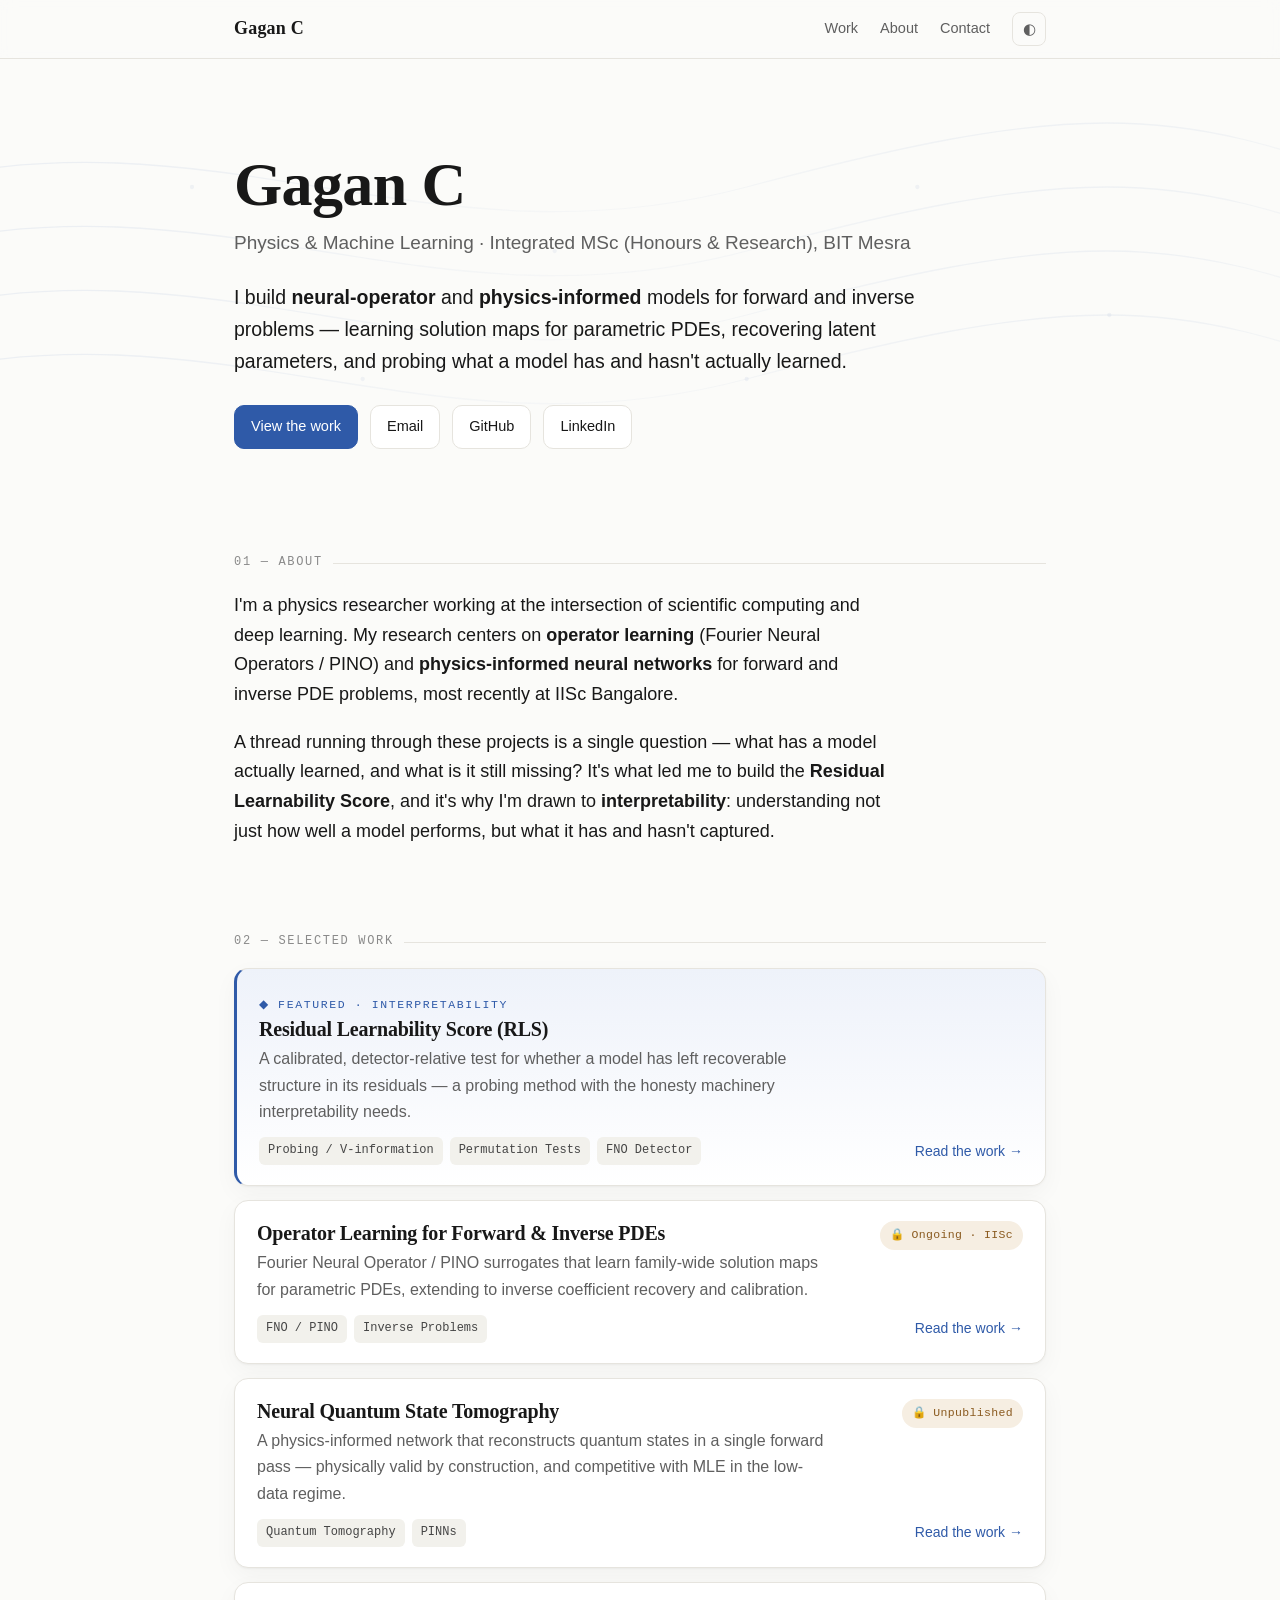
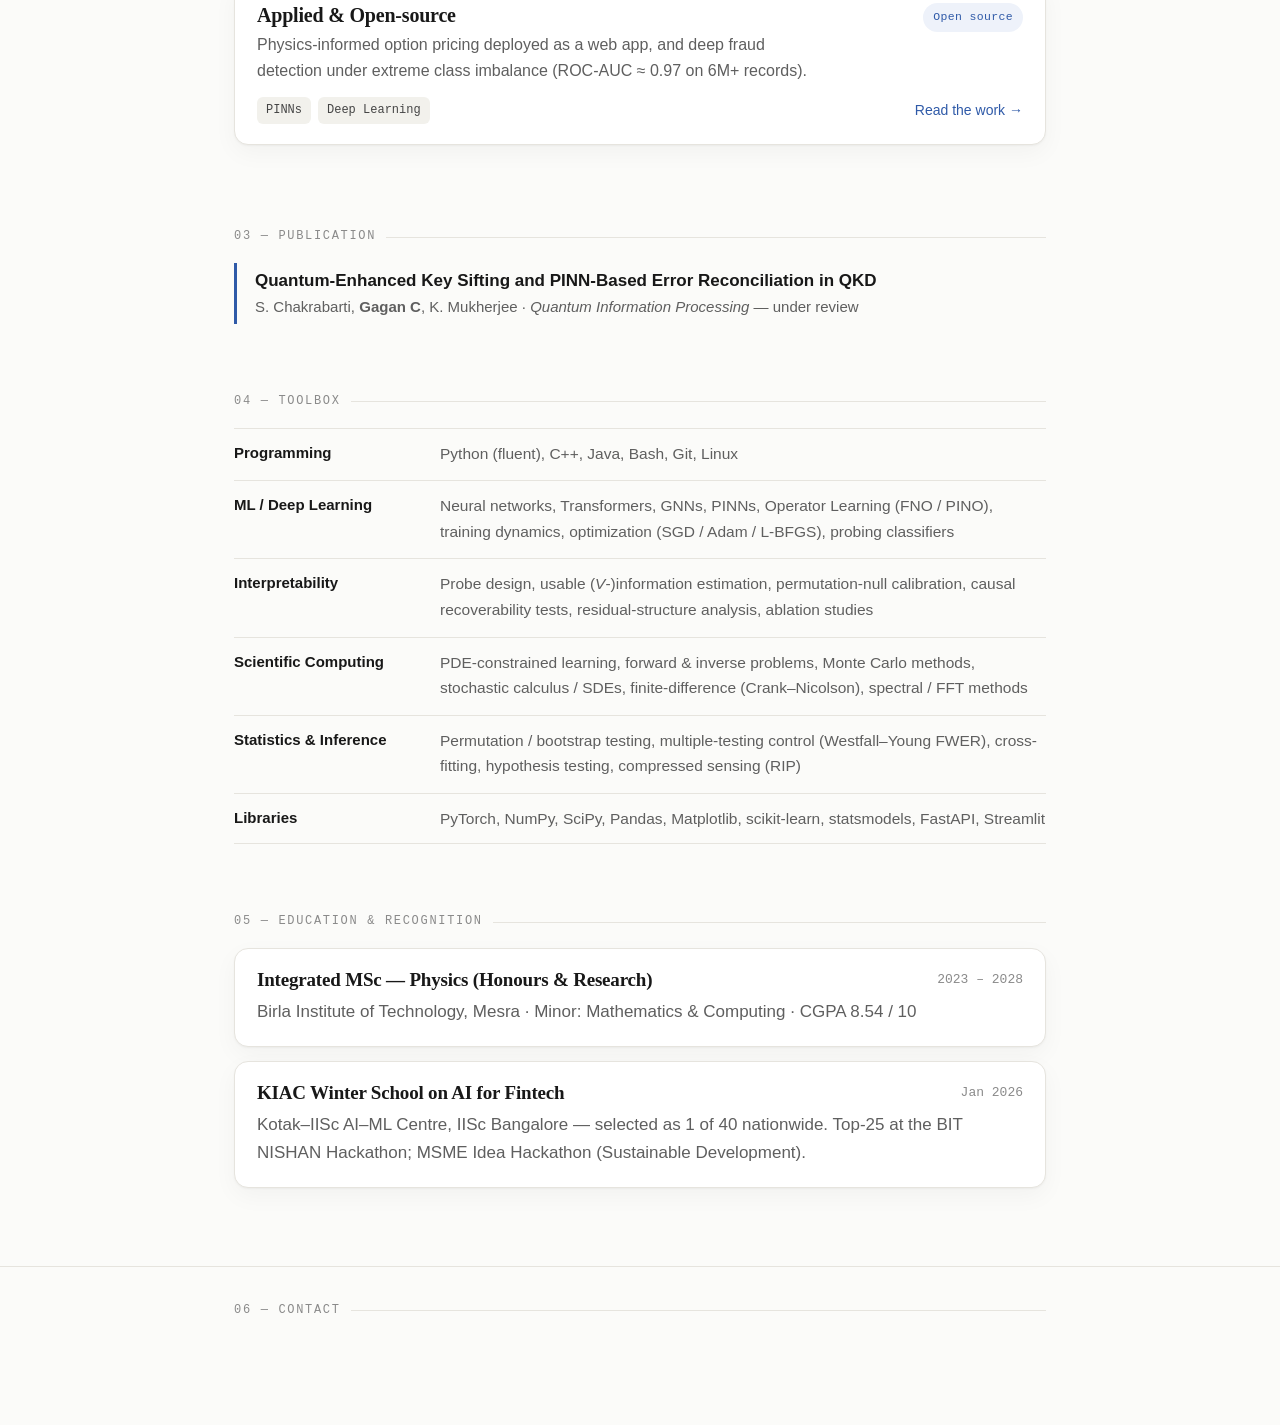
<file: index.html>
<!doctype html>
<html lang="en">
<head>
  <meta charset="utf-8" />
  <meta name="viewport" content="width=device-width, initial-scale=1" />
  <title>Gagan C — Physics &amp; Machine Learning</title>
  <meta name="description" content="Gagan C — Integrated MSc Physics (Honours & Research), BIT Mesra. Operator learning, physics-informed neural networks, and interpretability." />
  <link rel="stylesheet" href="styles.css" />
</head>
<body>

  <!-- ============================= NAV ============================= -->
  <nav>
    <div class="wrap">
      <a class="brand" href="index.html">Gagan&nbsp;C</a>
      <span class="links">
        <a href="work.html">Work</a>
        <a href="#about">About</a>
        <a href="#contact">Contact</a>
        <button class="theme-btn" id="themeToggle" aria-label="Toggle theme" title="Toggle light/dark">◐</button>
      </span>
    </div>
  </nav>

  <!-- ============================= HERO ============================= -->
  <header class="hero">
    <!-- subtle drifting field-line motif; hidden under reduced-motion -->
    <svg class="hero-motif" viewBox="0 0 1200 420" preserveAspectRatio="xMidYMid slice" aria-hidden="true">
      <defs>
        <linearGradient id="g" x1="0" y1="0" x2="1" y2="1">
          <stop offset="0" stop-color="var(--accent)" stop-opacity="0.20"/>
          <stop offset="1" stop-color="var(--accent)" stop-opacity="0"/>
        </linearGradient>
      </defs>
      <g fill="none" stroke="url(#g)" stroke-width="1.2">
        <g class="motif-drift">
          <path d="M-100,120 C200,40 400,200 700,120 S1100,40 1300,120"/>
          <path d="M-100,180 C200,100 400,260 700,180 S1100,100 1300,180"/>
          <path d="M-100,240 C200,160 400,320 700,240 S1100,160 1300,240"/>
          <path d="M-100,300 C200,220 400,380 700,300 S1100,220 1300,300"/>
        </g>
      </g>
      <g class="motif-dots" fill="var(--accent)" opacity="0.12">
        <circle cx="180" cy="120" r="2"/><circle cx="520" cy="180" r="2"/>
        <circle cx="860" cy="120" r="2"/><circle cx="1040" cy="240" r="2"/>
        <circle cx="340" cy="300" r="2"/><circle cx="700" cy="300" r="2"/>
      </g>
    </svg>
    <div class="wrap">
      <h1 class="reveal">Gagan&nbsp;C</h1>
      <p class="role reveal" data-d="1">Physics &amp; Machine Learning · Integrated MSc (Honours &amp; Research), BIT Mesra</p>
      <p class="lede reveal" data-d="2">
        I build <b>neural-operator</b> and <b>physics-informed</b> models for forward and
        inverse problems — learning solution maps for parametric PDEs, recovering latent
        parameters, and probing what a model has and hasn't actually learned.
      </p>
      <div class="cta reveal" data-d="3">
        <a class="btn primary" href="work.html">View the work</a>
        <a class="btn" href="mailto:gaganc3773@gmail.com">Email</a>
        <a class="btn" href="https://github.com/gaganc3773" target="_blank" rel="noopener">GitHub</a>
        <a class="btn" href="https://www.linkedin.com/in/gagan-c-3ab75124b" target="_blank" rel="noopener">LinkedIn</a>
      </div>
    </div>
  </header>

  <!-- ============================= ABOUT ============================= -->
  <section id="about" class="about">
    <div class="wrap">
      <div class="seclabel reveal">01 — About</div>
      <!-- EDIT: a calm statement of your interests, not a pitch. -->
      <p class="reveal">
        I'm a physics researcher working at the intersection of scientific computing and deep
        learning. My research centers on <b>operator learning</b> (Fourier Neural Operators / PINO)
        and <b>physics-informed neural networks</b> for forward and inverse PDE problems, most
        recently at IISc Bangalore.
      </p>
      <p class="reveal">
        A thread running through these projects is a single question — what has a model actually
        learned, and what is it still missing? It's what led me to build the
        <b>Residual Learnability Score</b>, and it's why I'm drawn to <b>interpretability</b>:
        understanding not just how well a model performs, but what it has and hasn't captured.
      </p>
    </div>
  </section>

  <!-- ============================= SELECTED WORK (summaries) ============================= -->
  <section id="work">
    <div class="wrap">
      <div class="seclabel reveal">02 — Selected work</div>

      <!-- RLS — featured summary -->
      <a class="summary feat reveal" href="rls.html">
        <div class="top">
          <div>
            <span class="badge eyebrow">◆ Featured · Interpretability</span>
            <h3>Residual Learnability Score (RLS)</h3>
          </div>
        </div>
        <p class="oneline">
          A calibrated, detector-relative test for whether a model has left recoverable structure in
          its residuals — a probing method with the honesty machinery interpretability needs.
        </p>
        <div class="foot">
          <div class="tags">
            <span class="tag">Probing / V-information</span><span class="tag">Permutation Tests</span>
            <span class="tag">FNO Detector</span>
          </div>
          <span class="more">Read the work&nbsp;<span class="arrow">→</span></span>
        </div>
      </a>

      <!-- PINO -->
      <a class="summary reveal" href="pino.html">
        <div class="top">
          <div><h3>Operator Learning for Forward &amp; Inverse PDEs</h3></div>
          <span class="badge">🔒 Ongoing · IISc</span>
        </div>
        <p class="oneline">
          Fourier Neural Operator / PINO surrogates that learn family-wide solution maps for
          parametric PDEs, extending to inverse coefficient recovery and calibration.
        </p>
        <div class="foot">
          <div class="tags"><span class="tag">FNO / PINO</span><span class="tag">Inverse Problems</span></div>
          <span class="more">Read the work&nbsp;<span class="arrow">→</span></span>
        </div>
      </a>

      <!-- QST -->
      <a class="summary reveal" href="qst.html">
        <div class="top">
          <div><h3>Neural Quantum State Tomography</h3></div>
          <span class="badge">🔒 Unpublished</span>
        </div>
        <p class="oneline">
          A physics-informed network that reconstructs quantum states in a single forward pass —
          physically valid by construction, and competitive with MLE in the low-data regime.
        </p>
        <div class="foot">
          <div class="tags"><span class="tag">Quantum Tomography</span><span class="tag">PINNs</span></div>
          <span class="more">Read the work&nbsp;<span class="arrow">→</span></span>
        </div>
      </a>

      <!-- Open source -->
      <a class="summary reveal" href="applied.html">
        <div class="top">
          <div><h3>Applied &amp; Open-source</h3></div>
          <span class="badge open">Open source</span>
        </div>
        <p class="oneline">
          Physics-informed option pricing deployed as a web app, and deep fraud detection under
          extreme class imbalance (ROC-AUC ≈ 0.97 on 6M+ records).
        </p>
        <div class="foot">
          <div class="tags"><span class="tag">PINNs</span><span class="tag">Deep Learning</span></div>
          <span class="more">Read the work&nbsp;<span class="arrow">→</span></span>
        </div>
      </a>
    </div>
  </section>

  <!-- ============================= PUBLICATION ============================= -->
  <section id="publication">
    <div class="wrap">
      <div class="seclabel reveal">03 — Publication</div>
      <div class="pub reveal">
        <div class="title">Quantum-Enhanced Key Sifting and PINN-Based Error Reconciliation in QKD</div>
        <div class="venue muted">
          S. Chakrabarti, <b>Gagan C</b>, K. Mukherjee · <i>Quantum Information Processing</i> — under review
        </div>
      </div>
    </div>
  </section>

  <!-- ============================= TOOLBOX ============================= -->
  <section id="skills">
    <div class="wrap">
      <div class="seclabel reveal">04 — Toolbox</div>
      <div class="skills reveal">
        <div class="skillrow"><div class="k">Programming</div><div class="v">Python (fluent), C++, Java, Bash, Git, Linux</div></div>
        <div class="skillrow"><div class="k">ML / Deep Learning</div><div class="v">Neural networks, Transformers, GNNs, PINNs, Operator Learning (FNO / PINO), training dynamics, optimization (SGD / Adam / L-BFGS), probing classifiers</div></div>
        <div class="skillrow"><div class="k">Interpretability</div><div class="v">Probe design, usable (<i>V</i>-)information estimation, permutation-null calibration, causal recoverability tests, residual-structure analysis, ablation studies</div></div>
        <div class="skillrow"><div class="k">Scientific Computing</div><div class="v">PDE-constrained learning, forward &amp; inverse problems, Monte Carlo methods, stochastic calculus / SDEs, finite-difference (Crank–Nicolson), spectral / FFT methods</div></div>
        <div class="skillrow"><div class="k">Statistics &amp; Inference</div><div class="v">Permutation / bootstrap testing, multiple-testing control (Westfall–Young FWER), cross-fitting, hypothesis testing, compressed sensing (RIP)</div></div>
        <div class="skillrow"><div class="k">Libraries</div><div class="v">PyTorch, NumPy, SciPy, Pandas, Matplotlib, scikit-learn, statsmodels, FastAPI, Streamlit</div></div>
      </div>
    </div>
  </section>

  <!-- ============================= EDUCATION ============================= -->
  <section id="education">
    <div class="wrap">
      <div class="seclabel reveal">05 — Education &amp; Recognition</div>
      <div class="edu-card reveal">
        <div class="top">
          <div><h3>Integrated MSc — Physics (Honours &amp; Research)</h3></div>
          <span class="when">2023 – 2028</span>
        </div>
        <p class="muted" style="margin:6px 0 0">Birla Institute of Technology, Mesra · Minor: Mathematics &amp; Computing · CGPA 8.54 / 10</p>
      </div>
      <div class="edu-card reveal">
        <div class="top">
          <div><h3>KIAC Winter School on AI for Fintech</h3></div>
          <span class="when">Jan 2026</span>
        </div>
        <p class="muted" style="margin:6px 0 0">Kotak–IISc AI–ML Centre, IISc Bangalore — selected as 1 of 40 nationwide. Top-25 at the BIT NISHAN Hackathon; MSME Idea Hackathon (Sustainable Development).</p>
      </div>
    </div>
  </section>

  <!-- ============================= FOOTER ============================= -->
  <footer id="contact">
    <div class="wrap">
      <div class="seclabel reveal">06 — Contact</div>
      <div class="row reveal">
        <div class="foot-links">
          <a class="ul-anim" href="mailto:gaganc3773@gmail.com">gaganc3773@gmail.com</a>
          <a class="ul-anim" href="https://github.com/gaganc3773" target="_blank" rel="noopener">GitHub</a>
          <a class="ul-anim" href="https://www.linkedin.com/in/gagan-c-3ab75124b" target="_blank" rel="noopener">LinkedIn</a>
        </div>
        <div class="copy">© <span id="yr"></span> Gagan C</div>
      </div>
    </div>
  </footer>

  <style>
    /* hero motif drift — subtle, paused for reduced motion via shared rule */
    .motif-drift{animation:drift 24s ease-in-out infinite alternate}
    @keyframes drift{from{transform:translateX(-14px) translateY(4px)}to{transform:translateX(14px) translateY(-4px)}}
  </style>
  <script src="app.js"></script>
</body>
</html>
</file>
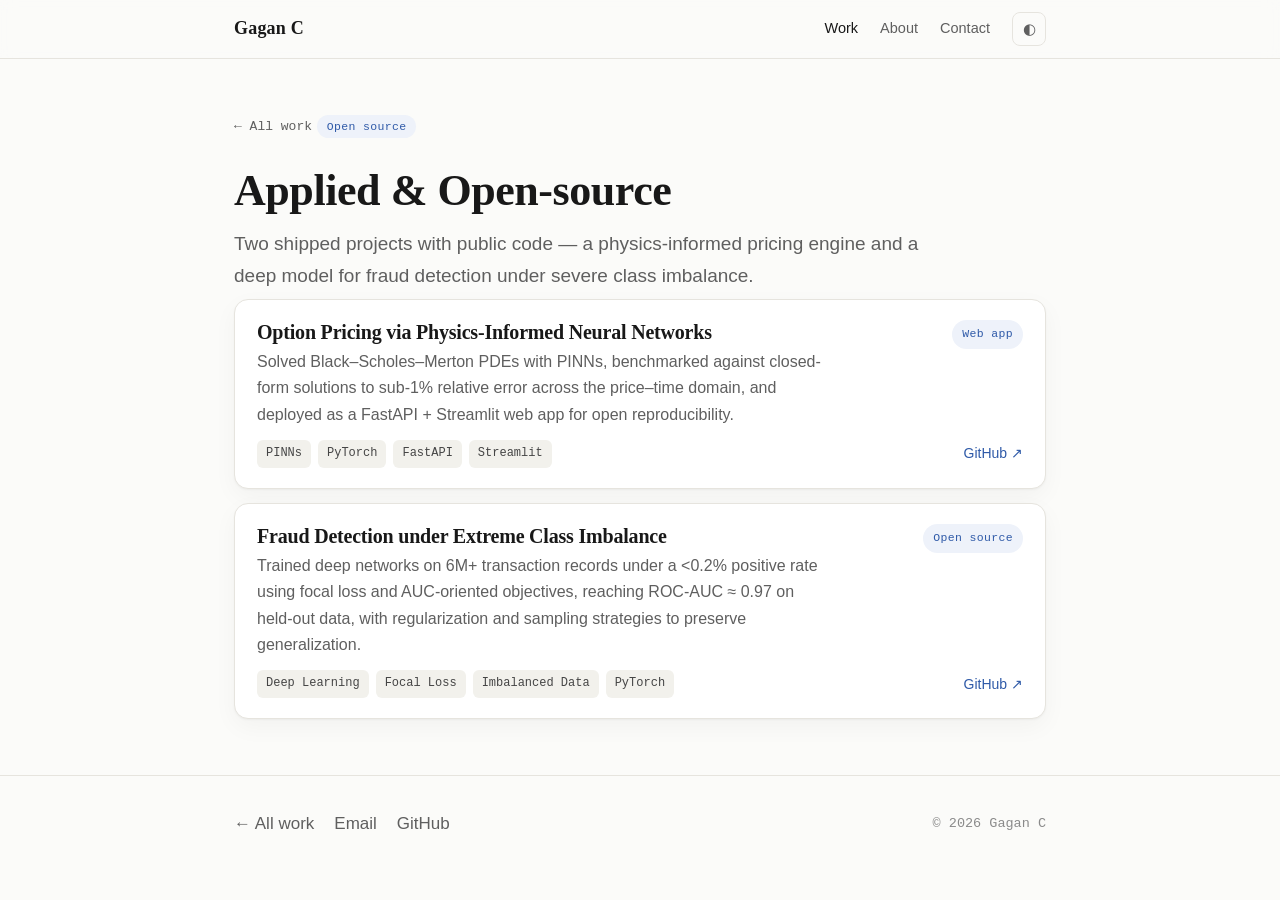
<file: applied.html>
<!doctype html>
<html lang="en">
<head>
  <meta charset="utf-8" />
  <meta name="viewport" content="width=device-width, initial-scale=1" />
  <title>Applied &amp; Open-source — Gagan C</title>
  <meta name="description" content="Physics-informed option pricing and deep fraud detection under extreme class imbalance." />
  <link rel="stylesheet" href="styles.css" />
</head>
<body>

  <nav>
    <div class="wrap">
      <a class="brand" href="index.html">Gagan&nbsp;C</a>
      <span class="links">
        <a href="work.html" class="active">Work</a>
        <a href="index.html#about">About</a>
        <a href="index.html#contact">Contact</a>
        <button class="theme-btn" id="themeToggle" aria-label="Toggle theme" title="Toggle light/dark">◐</button>
      </span>
    </div>
  </nav>

  <div class="page-head">
    <div class="wrap">
      <a class="backlink" href="work.html">← All work</a>
      <span class="badge open reveal">Open source</span>
      <h1 class="reveal" data-d="1">Applied &amp; Open-source</h1>
      <p class="sub reveal" data-d="2">
        Two shipped projects with public code — a physics-informed pricing engine and a
        deep model for fraud detection under severe class imbalance.
      </p>
    </div>
  </div>

  <div class="wrap">

    <div class="summary reveal" style="cursor:default">
      <div class="top">
        <div><h3>Option Pricing via Physics-Informed Neural Networks</h3></div>
        <span class="badge open">Web app</span>
      </div>
      <p class="oneline">
        Solved Black–Scholes–Merton PDEs with PINNs, benchmarked against closed-form solutions to
        sub-1% relative error across the price–time domain, and deployed as a FastAPI + Streamlit web
        app for open reproducibility.
      </p>
      <div class="foot">
        <div class="tags">
          <span class="tag">PINNs</span><span class="tag">PyTorch</span>
          <span class="tag">FastAPI</span><span class="tag">Streamlit</span>
        </div>
        <a class="ul-anim more" href="https://github.com/gaganc3773/BSM_PINN" target="_blank" rel="noopener">GitHub&nbsp;↗</a>
      </div>
    </div>

    <div class="summary reveal" data-d="1" style="cursor:default">
      <div class="top">
        <div><h3>Fraud Detection under Extreme Class Imbalance</h3></div>
        <span class="badge open">Open source</span>
      </div>
      <p class="oneline">
        Trained deep networks on 6M+ transaction records under a &lt;0.2% positive rate using focal
        loss and AUC-oriented objectives, reaching ROC-AUC ≈ 0.97 on held-out data, with
        regularization and sampling strategies to preserve generalization.
      </p>
      <div class="foot">
        <div class="tags">
          <span class="tag">Deep Learning</span><span class="tag">Focal Loss</span>
          <span class="tag">Imbalanced Data</span><span class="tag">PyTorch</span>
        </div>
        <a class="ul-anim more" href="https://github.com/gaganc3773/Fraud_Model" target="_blank" rel="noopener">GitHub&nbsp;↗</a>
      </div>
    </div>

  </div>

  <footer id="contact">
    <div class="wrap">
      <div class="row">
        <div class="foot-links">
          <a class="ul-anim" href="work.html">← All work</a>
          <a class="ul-anim" href="mailto:gaganc3773@gmail.com">Email</a>
          <a class="ul-anim" href="https://github.com/gaganc3773" target="_blank" rel="noopener">GitHub</a>
        </div>
        <div class="copy">© <span id="yr"></span> Gagan C</div>
      </div>
    </div>
  </footer>

  <script src="app.js"></script>
</body>
</html>
</file>
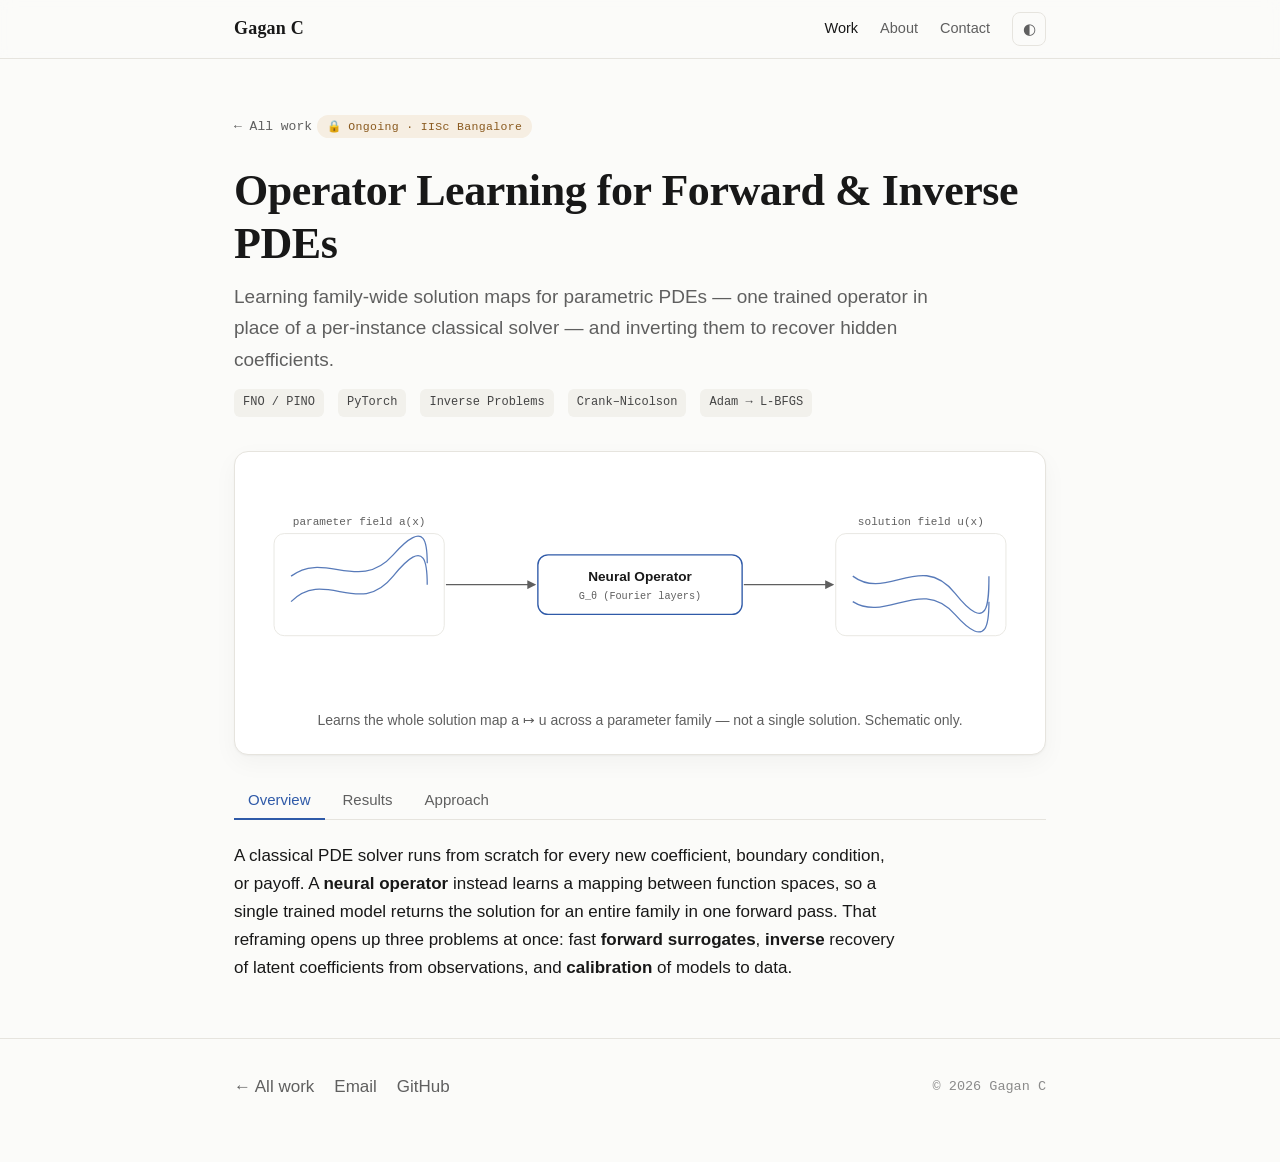
<file: pino.html>
<!doctype html>
<html lang="en">
<head>
  <meta charset="utf-8" />
  <meta name="viewport" content="width=device-width, initial-scale=1" />
  <title>Operator Learning for PDEs — Gagan C</title>
  <meta name="description" content="Fourier Neural Operator / PINO surrogates for parametric PDEs, inverse coefficient recovery, and calibration." />
  <link rel="stylesheet" href="styles.css" />
</head>
<body>

  <nav>
    <div class="wrap">
      <a class="brand" href="index.html">Gagan&nbsp;C</a>
      <span class="links">
        <a href="work.html" class="active">Work</a>
        <a href="index.html#about">About</a>
        <a href="index.html#contact">Contact</a>
        <button class="theme-btn" id="themeToggle" aria-label="Toggle theme" title="Toggle light/dark">◐</button>
      </span>
    </div>
  </nav>

  <div class="page-head">
    <div class="wrap">
      <a class="backlink" href="work.html">← All work</a>
      <span class="badge reveal">🔒 Ongoing · IISc Bangalore</span>
      <h1 class="reveal" data-d="1">Operator Learning for Forward &amp; Inverse PDEs</h1>
      <p class="sub reveal" data-d="2">
        Learning family-wide solution maps for parametric PDEs — one trained operator in place of a
        per-instance classical solver — and inverting them to recover hidden coefficients.
      </p>
      <div class="page-meta reveal" data-d="3">
        <span class="tag">FNO / PINO</span><span class="tag">PyTorch</span>
        <span class="tag">Inverse Problems</span><span class="tag">Crank–Nicolson</span>
        <span class="tag">Adam → L-BFGS</span>
      </div>
    </div>
  </div>

  <div class="wrap">
    <figure class="diagram reveal">
      <svg viewBox="0 0 900 260" role="img" aria-label="A parameter field passes through a neural operator to produce a solution field.">
        <defs>
          <marker id="ah" viewBox="0 0 10 10" refX="8" refY="5" markerWidth="7" markerHeight="7" orient="auto-start-reverse">
            <path d="M0,0 L10,5 L0,10 z" fill="var(--muted)"/>
          </marker>
        </defs>
        <!-- input field -->
        <rect x="20" y="70" width="200" height="120" rx="12" fill="var(--surface)" stroke="var(--line)"/>
        <g stroke="var(--accent)" fill="none" stroke-width="1.5" opacity="0.8">
          <path d="M40,150 C80,110 120,170 160,120 S200,110 200,130"/>
          <path d="M40,120 C80,90 120,140 160,95 S200,85 200,105"/>
        </g>
        <text x="120" y="60" text-anchor="middle" style="font:400 13px var(--mono);fill:var(--muted)">parameter field a(x)</text>
        <!-- operator -->
        <rect x="330" y="95" width="240" height="70" rx="12" fill="var(--surface)" stroke="var(--accent)" stroke-width="1.6"/>
        <text x="450" y="126" text-anchor="middle" style="font:600 16px var(--sans);fill:var(--text)">Neural Operator</text>
        <text x="450" y="147" text-anchor="middle" style="font:400 12px var(--mono);fill:var(--muted)">G_θ  (Fourier layers)</text>
        <!-- output field -->
        <rect x="680" y="70" width="200" height="120" rx="12" fill="var(--surface)" stroke="var(--line)"/>
        <g stroke="var(--accent)" fill="none" stroke-width="1.5" opacity="0.8">
          <path d="M700,120 C740,150 780,90 820,140 S860,150 860,120"/>
          <path d="M700,150 C740,175 780,120 820,165 S860,170 860,150"/>
        </g>
        <text x="780" y="60" text-anchor="middle" style="font:400 13px var(--mono);fill:var(--muted)">solution field u(x)</text>
        <!-- arrows -->
        <line x1="222" y1="130" x2="326" y2="130" stroke="var(--muted)" stroke-width="1.5" marker-end="url(#ah)"/>
        <line x1="572" y1="130" x2="676" y2="130" stroke="var(--muted)" stroke-width="1.5" marker-end="url(#ah)"/>
      </svg>
      <figcaption>Learns the whole solution map a ↦ u across a parameter family — not a single solution. Schematic only.</figcaption>
    </figure>

    <div data-tabs>
      <div class="tabs" role="tablist">
        <button class="tab-btn active" data-tab="overview">Overview</button>
        <button class="tab-btn" data-tab="results">Results</button>
        <button class="tab-btn" data-tab="approach">Approach</button>
      </div>

      <div class="tab-panel active" data-panel="overview">
        <div class="prose">
          <p>
            A classical PDE solver runs from scratch for every new coefficient, boundary condition,
            or payoff. A <b>neural operator</b> instead learns a mapping between function spaces, so a
            single trained model returns the solution for an entire family in one forward pass. That
            reframing opens up three problems at once: fast <b>forward surrogates</b>, <b>inverse</b>
            recovery of latent coefficients from observations, and <b>calibration</b> of models to
            data.
          </p>
        </div>
      </div>

      <div class="tab-panel" data-panel="results">
        <div class="prose">
          <p>
            Reproduced standard operator-learning benchmarks as a baseline — Burgers (≈12.9% relative
            L2 with a PDE-informed loss vs. ≈23.4% for a data-only FNO) and Darcy flow (≈1.3%
            relative L2).
          </p>
          <p>
            The work extends to a universal forward pricer spanning multiple payoff types, an inverse
            local-volatility calibration that bypasses iterative classical schemes, and recovery of
            latent PDE coefficients to high accuracy by differentiating through frozen operators with
            an Adam → L-BFGS schedule.
          </p>
          <div class="note">
            Novel methods and quantitative results beyond the public benchmarks are part of ongoing
            unpublished research — available on request.
          </div>
        </div>
      </div>

      <div class="tab-panel" data-panel="approach">
        <div class="prose">
          <p>
            Fourier Neural Operators parameterize the map through learnable weights in the spectral
            domain, giving resolution-independent surrogates. Forward training uses PDE-informed
            objectives; inverse problems are solved by descending through a frozen forward operator
            to recover the coefficient that best explains the observations.
          </p>
          <div class="note">Details of the inverse and calibration methods are unpublished.</div>
        </div>
      </div>
    </div>
  </div>

  <footer id="contact">
    <div class="wrap">
      <div class="row">
        <div class="foot-links">
          <a class="ul-anim" href="work.html">← All work</a>
          <a class="ul-anim" href="mailto:gaganc3773@gmail.com">Email</a>
          <a class="ul-anim" href="https://github.com/gaganc3773" target="_blank" rel="noopener">GitHub</a>
        </div>
        <div class="copy">© <span id="yr"></span> Gagan C</div>
      </div>
    </div>
  </footer>

  <script src="app.js"></script>
</body>
</html>
</file>
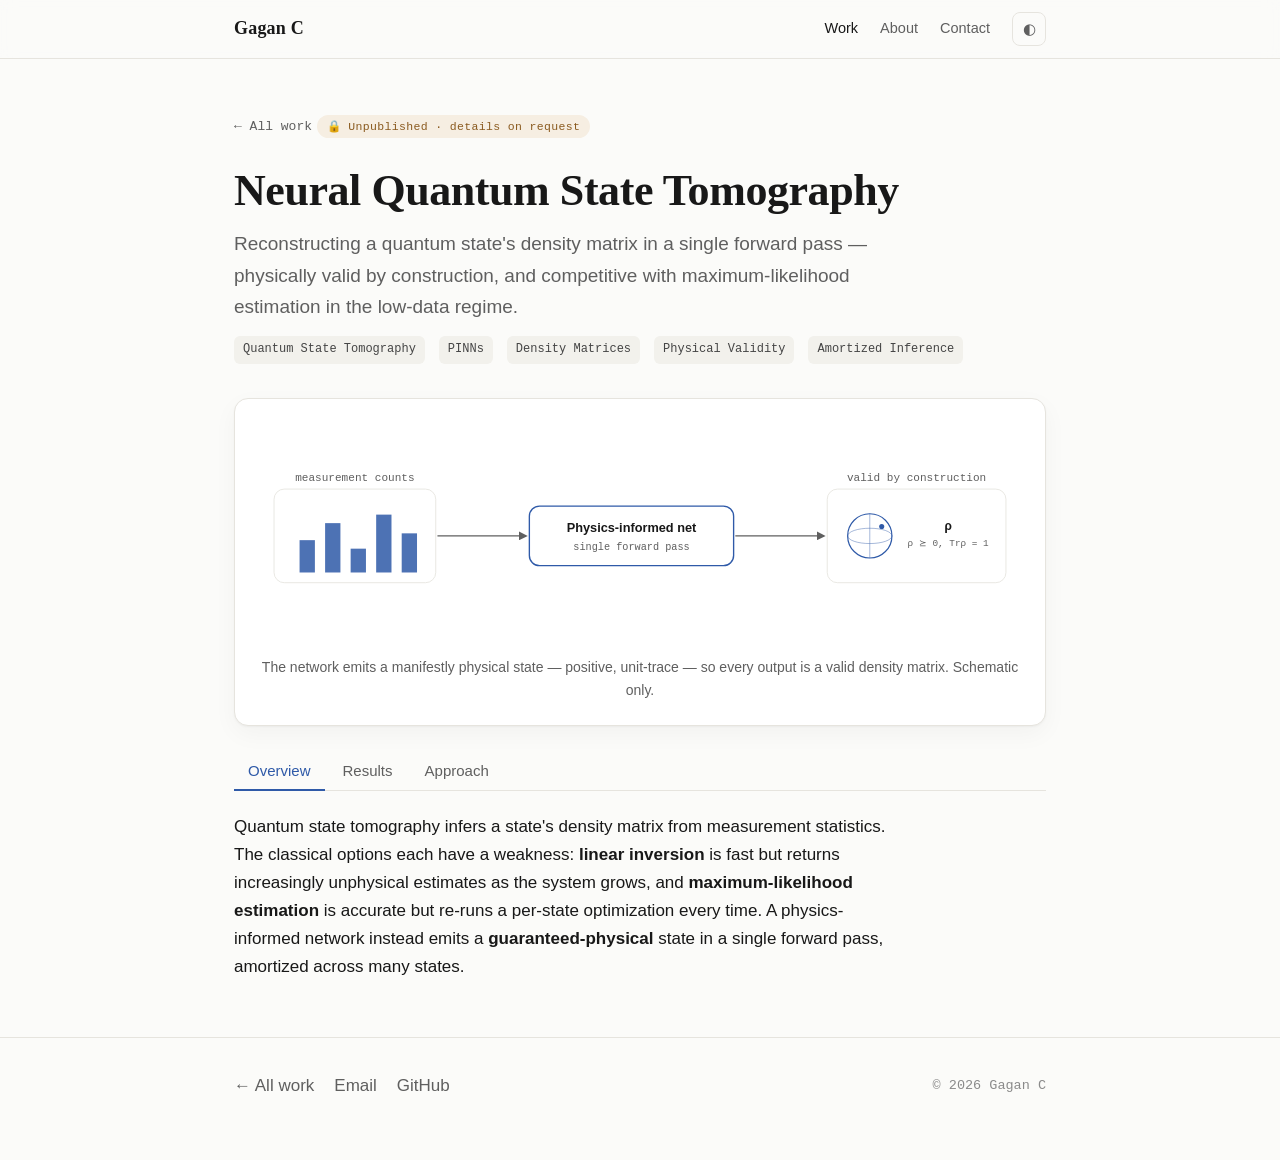
<file: qst.html>
<!doctype html>
<html lang="en">
<head>
  <meta charset="utf-8" />
  <meta name="viewport" content="width=device-width, initial-scale=1" />
  <title>Neural Quantum State Tomography — Gagan C</title>
  <meta name="description" content="A physics-informed network that reconstructs quantum states in a single forward pass, physically valid by construction." />
  <link rel="stylesheet" href="styles.css" />
</head>
<body>

  <nav>
    <div class="wrap">
      <a class="brand" href="index.html">Gagan&nbsp;C</a>
      <span class="links">
        <a href="work.html" class="active">Work</a>
        <a href="index.html#about">About</a>
        <a href="index.html#contact">Contact</a>
        <button class="theme-btn" id="themeToggle" aria-label="Toggle theme" title="Toggle light/dark">◐</button>
      </span>
    </div>
  </nav>

  <div class="page-head">
    <div class="wrap">
      <a class="backlink" href="work.html">← All work</a>
      <span class="badge reveal">🔒 Unpublished · details on request</span>
      <h1 class="reveal" data-d="1">Neural Quantum State Tomography</h1>
      <p class="sub reveal" data-d="2">
        Reconstructing a quantum state's density matrix in a single forward pass — physically valid
        by construction, and competitive with maximum-likelihood estimation in the low-data regime.
      </p>
      <div class="page-meta reveal" data-d="3">
        <span class="tag">Quantum State Tomography</span><span class="tag">PINNs</span>
        <span class="tag">Density Matrices</span><span class="tag">Physical Validity</span>
        <span class="tag">Amortized Inference</span>
      </div>
    </div>
  </div>

  <div class="wrap">
    <figure class="diagram reveal">
      <svg viewBox="0 0 900 260" role="img" aria-label="Measurement counts pass through a physics-informed network to produce a physically valid density matrix.">
        <defs>
          <marker id="ah" viewBox="0 0 10 10" refX="8" refY="5" markerWidth="7" markerHeight="7" orient="auto-start-reverse">
            <path d="M0,0 L10,5 L0,10 z" fill="var(--muted)"/>
          </marker>
        </defs>
        <!-- measurement counts (bars) -->
        <rect x="20" y="80" width="190" height="110" rx="12" fill="var(--surface)" stroke="var(--line)"/>
        <g fill="var(--accent)" opacity="0.85">
          <rect x="50" y="140" width="18" height="38"/><rect x="80" y="120" width="18" height="58"/>
          <rect x="110" y="150" width="18" height="28"/><rect x="140" y="110" width="18" height="68"/>
          <rect x="170" y="132" width="18" height="46"/>
        </g>
        <text x="115" y="70" text-anchor="middle" style="font:400 13px var(--mono);fill:var(--muted)">measurement counts</text>
        <!-- network -->
        <rect x="320" y="100" width="240" height="70" rx="12" fill="var(--surface)" stroke="var(--accent)" stroke-width="1.6"/>
        <text x="440" y="130" text-anchor="middle" style="font:600 15px var(--sans);fill:var(--text)">Physics-informed net</text>
        <text x="440" y="151" text-anchor="middle" style="font:400 12px var(--mono);fill:var(--muted)">single forward pass</text>
        <!-- density matrix + validity -->
        <rect x="670" y="80" width="210" height="110" rx="12" fill="var(--surface)" stroke="var(--line)"/>
        <circle cx="720" cy="135" r="26" fill="none" stroke="var(--accent)" stroke-width="1.4"/>
        <line x1="720" y1="109" x2="720" y2="161" stroke="var(--accent)" stroke-width="1" opacity="0.5"/>
        <ellipse cx="720" cy="135" rx="26" ry="9" fill="none" stroke="var(--accent)" stroke-width="1" opacity="0.5"/>
        <circle cx="734" cy="124" r="3" fill="var(--accent)"/>
        <text x="812" y="128" text-anchor="middle" style="font:600 14px var(--sans);fill:var(--text)">ρ</text>
        <text x="812" y="147" text-anchor="middle" style="font:400 11px var(--mono);fill:var(--muted)">ρ ⪰ 0, Trρ = 1</text>
        <text x="775" y="70" text-anchor="middle" style="font:400 13px var(--mono);fill:var(--muted)">valid by construction</text>
        <!-- arrows -->
        <line x1="212" y1="135" x2="316" y2="135" stroke="var(--muted)" stroke-width="1.5" marker-end="url(#ah)"/>
        <line x1="562" y1="135" x2="666" y2="135" stroke="var(--muted)" stroke-width="1.5" marker-end="url(#ah)"/>
      </svg>
      <figcaption>The network emits a manifestly physical state — positive, unit-trace — so every output is a valid density matrix. Schematic only.</figcaption>
    </figure>

    <div data-tabs>
      <div class="tabs" role="tablist">
        <button class="tab-btn active" data-tab="overview">Overview</button>
        <button class="tab-btn" data-tab="results">Results</button>
        <button class="tab-btn" data-tab="approach">Approach</button>
      </div>

      <div class="tab-panel active" data-panel="overview">
        <div class="prose">
          <p>
            Quantum state tomography infers a state's density matrix from measurement statistics.
            The classical options each have a weakness: <b>linear inversion</b> is fast but returns
            increasingly unphysical estimates as the system grows, and <b>maximum-likelihood
            estimation</b> is accurate but re-runs a per-state optimization every time. A
            physics-informed network instead emits a <b>guaranteed-physical</b> state in a single
            forward pass, amortized across many states.
          </p>
        </div>
      </div>

      <div class="tab-panel" data-panel="results">
        <div class="prose">
          <ul>
            <li><b>Physically valid at every system size</b>, where linear inversion becomes mostly unphysical as dimension grows.</li>
            <li>Competitive with — and at small system sizes better than — per-sample MLE in the <b>data-scarce, low-measurement regime</b>, while running orders of magnitude faster.</li>
            <li>Stays <b>high-fidelity on hard pure and entangled states</b> (e.g. GHZ), the regime where a learned prior helps most.</li>
          </ul>
          <div class="note">
            Entangled-state results are simulated (no quantum hardware). Exact figures, the training
            design, and full comparisons are unpublished — available on request.
          </div>
        </div>
      </div>

      <div class="tab-panel" data-panel="approach">
        <div class="prose">
          <p>
            The reconstruction is parameterized so that the output is a manifestly physical density
            matrix by construction, and the network is trained in an amortized way across states and
            measurement budgets. A purpose-built, physics-aware objective concentrates accuracy
            exactly where reconstruction is hardest.
          </p>
          <div class="note">The specifics of the objective and architecture are unpublished.</div>
        </div>
      </div>
    </div>
  </div>

  <footer id="contact">
    <div class="wrap">
      <div class="row">
        <div class="foot-links">
          <a class="ul-anim" href="work.html">← All work</a>
          <a class="ul-anim" href="mailto:gaganc3773@gmail.com">Email</a>
          <a class="ul-anim" href="https://github.com/gaganc3773" target="_blank" rel="noopener">GitHub</a>
        </div>
        <div class="copy">© <span id="yr"></span> Gagan C</div>
      </div>
    </div>
  </footer>

  <script src="app.js"></script>
</body>
</html>
</file>
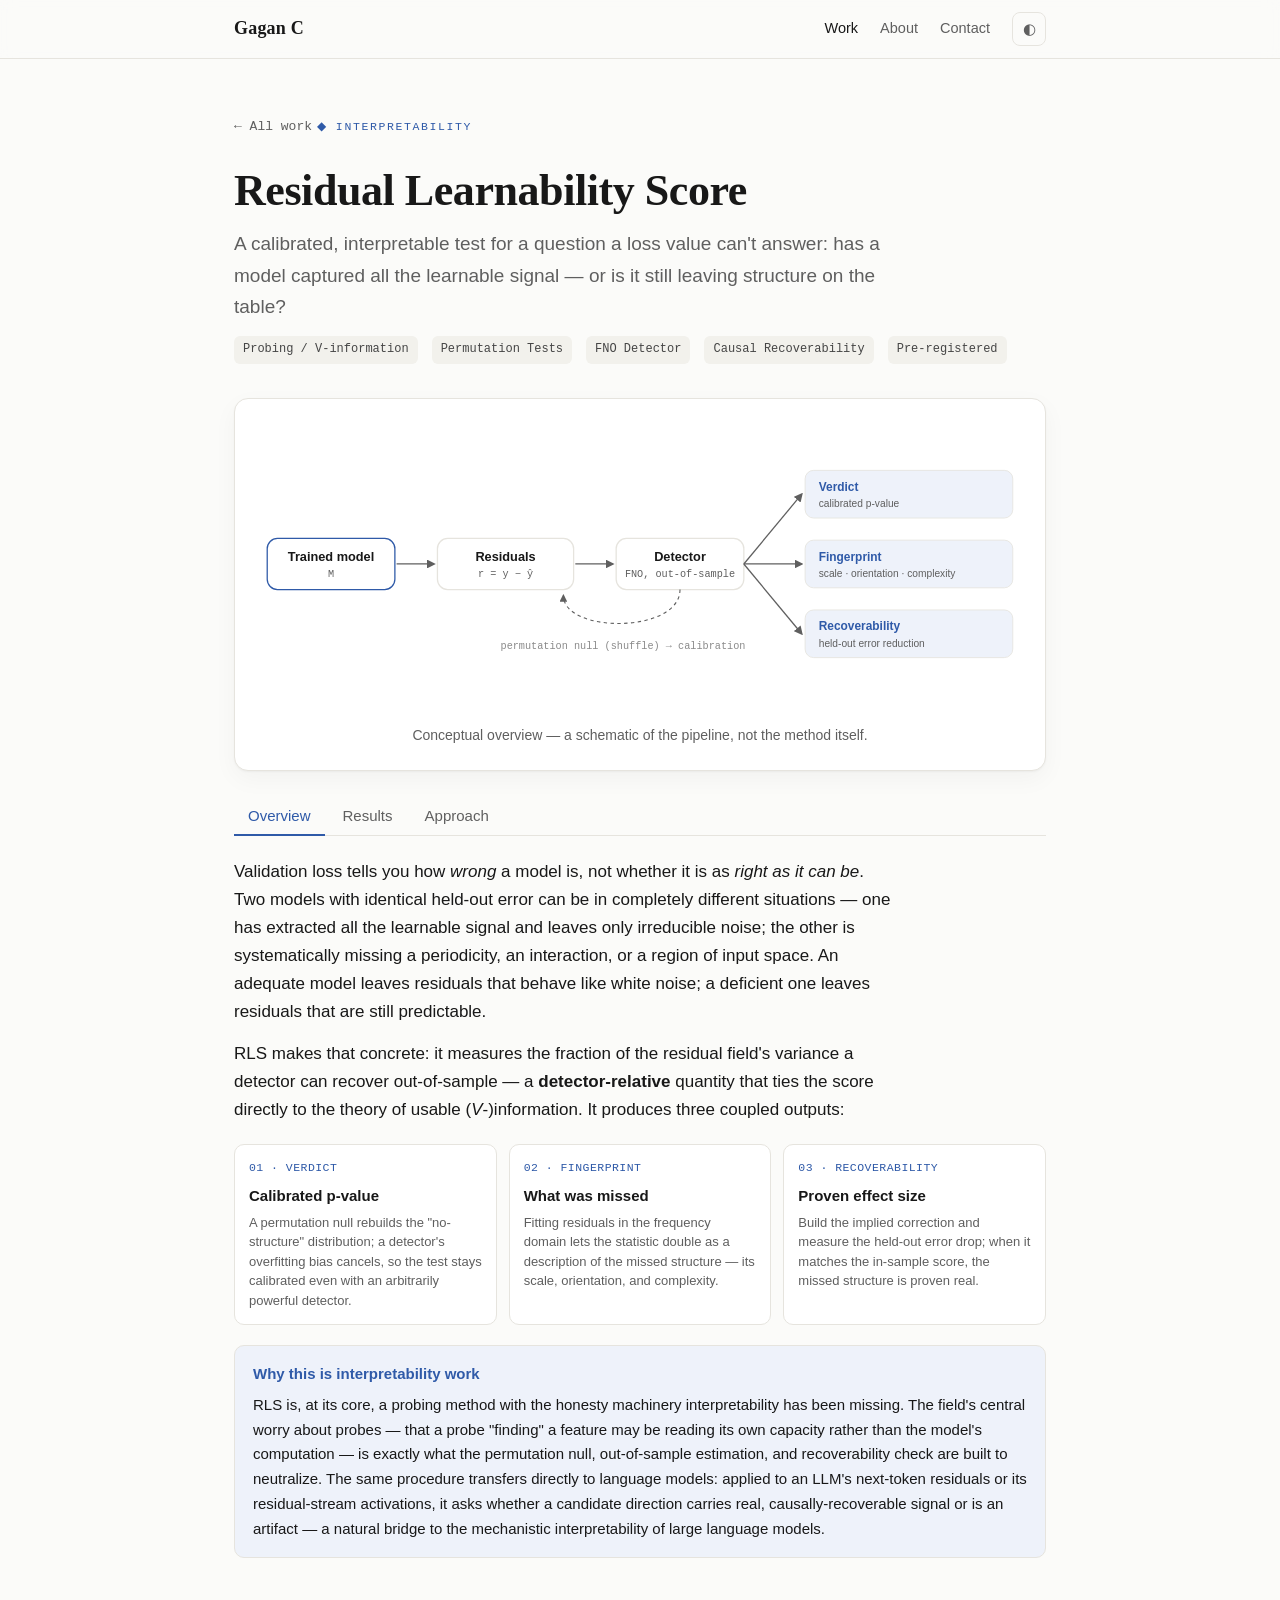
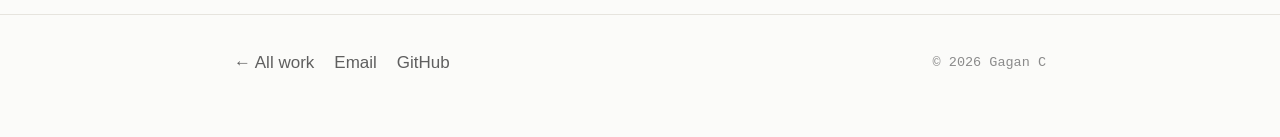
<file: rls.html>
<!doctype html>
<html lang="en">
<head>
  <meta charset="utf-8" />
  <meta name="viewport" content="width=device-width, initial-scale=1" />
  <title>Residual Learnability Score — Gagan C</title>
  <meta name="description" content="A calibrated, detector-relative test for whether a model has left recoverable structure in its residuals." />
  <link rel="stylesheet" href="styles.css" />
</head>
<body>

  <nav>
    <div class="wrap">
      <a class="brand" href="index.html">Gagan&nbsp;C</a>
      <span class="links">
        <a href="work.html" class="active">Work</a>
        <a href="index.html#about">About</a>
        <a href="index.html#contact">Contact</a>
        <button class="theme-btn" id="themeToggle" aria-label="Toggle theme" title="Toggle light/dark">◐</button>
      </span>
    </div>
  </nav>

  <div class="page-head">
    <div class="wrap">
      <a class="backlink" href="work.html">← All work</a>
      <span class="badge eyebrow reveal">◆ Interpretability</span>
      <h1 class="reveal" data-d="1">Residual Learnability Score</h1>
      <p class="sub reveal" data-d="2">
        A calibrated, interpretable test for a question a loss value can't answer: has a model
        captured all the learnable signal — or is it still leaving structure on the table?
      </p>
      <div class="page-meta reveal" data-d="3">
        <span class="tag">Probing / V-information</span>
        <span class="tag">Permutation Tests</span>
        <span class="tag">FNO Detector</span>
        <span class="tag">Causal Recoverability</span>
        <span class="tag">Pre-registered</span>
      </div>
    </div>
  </div>

  <div class="wrap">

    <!-- ===== IP-safe concept diagram (illustration, not method) ===== -->
    <figure class="diagram reveal">
      <svg viewBox="0 0 900 340" role="img" aria-label="Flow: a trained model produces residuals; a detector fits them; the score yields a verdict, a fingerprint, and a recoverability estimate.">
        <defs>
          <marker id="ah" viewBox="0 0 10 10" refX="8" refY="5" markerWidth="7" markerHeight="7" orient="auto-start-reverse">
            <path d="M0,0 L10,5 L0,10 z" fill="var(--muted)"/>
          </marker>
        </defs>
        <!-- pipeline nodes -->
        <g style="font-family:var(--sans)">
          <!-- Model -->
          <rect x="12" y="138" width="150" height="60" rx="12" fill="var(--surface)" stroke="var(--accent)" stroke-width="1.5"/>
          <text x="87" y="164" text-anchor="middle" style="font:600 15px var(--sans);fill:var(--text)">Trained model</text>
          <text x="87" y="183" text-anchor="middle" style="font:400 12px var(--mono);fill:var(--muted)">M</text>
          <!-- Residuals -->
          <rect x="212" y="138" width="160" height="60" rx="12" fill="var(--surface)" stroke="var(--line)" stroke-width="1.5"/>
          <text x="292" y="164" text-anchor="middle" style="font:600 15px var(--sans);fill:var(--text)">Residuals</text>
          <text x="292" y="183" text-anchor="middle" style="font:400 12px var(--mono);fill:var(--muted)">r = y − ŷ</text>
          <!-- Detector -->
          <rect x="422" y="138" width="150" height="60" rx="12" fill="var(--surface)" stroke="var(--line)" stroke-width="1.5"/>
          <text x="497" y="164" text-anchor="middle" style="font:600 15px var(--sans);fill:var(--text)">Detector</text>
          <text x="497" y="183" text-anchor="middle" style="font:400 12px var(--mono);fill:var(--muted)">FNO, out-of-sample</text>

          <!-- arrows across pipeline -->
          <line x1="164" y1="168" x2="208" y2="168" stroke="var(--muted)" stroke-width="1.5" marker-end="url(#ah)"/>
          <line x1="374" y1="168" x2="418" y2="168" stroke="var(--muted)" stroke-width="1.5" marker-end="url(#ah)"/>

          <!-- permutation null loop -->
          <path d="M497,198 C497,250 360,250 360,205" fill="none" stroke="var(--muted)" stroke-width="1.3" stroke-dasharray="4 4" marker-end="url(#ah)"/>
          <text x="430" y="268" text-anchor="middle" style="font:400 12px var(--mono);fill:var(--faint)">permutation null (shuffle) → calibration</text>

          <!-- three outputs -->
          <line x1="572" y1="168" x2="640" y2="86" stroke="var(--muted)" stroke-width="1.5" marker-end="url(#ah)"/>
          <line x1="572" y1="168" x2="640" y2="168" stroke="var(--muted)" stroke-width="1.5" marker-end="url(#ah)"/>
          <line x1="572" y1="168" x2="640" y2="250" stroke="var(--muted)" stroke-width="1.5" marker-end="url(#ah)"/>

          <rect x="644" y="58" width="244" height="56" rx="10" fill="var(--accent-soft)" stroke="var(--line)"/>
          <text x="660" y="82" style="font:600 14px var(--sans);fill:var(--accent)">Verdict</text>
          <text x="660" y="101" style="font:400 12px var(--sans);fill:var(--muted)">calibrated p-value</text>

          <rect x="644" y="140" width="244" height="56" rx="10" fill="var(--accent-soft)" stroke="var(--line)"/>
          <text x="660" y="164" style="font:600 14px var(--sans);fill:var(--accent)">Fingerprint</text>
          <text x="660" y="183" style="font:400 12px var(--sans);fill:var(--muted)">scale · orientation · complexity</text>

          <rect x="644" y="222" width="244" height="56" rx="10" fill="var(--accent-soft)" stroke="var(--line)"/>
          <text x="660" y="246" style="font:600 14px var(--sans);fill:var(--accent)">Recoverability</text>
          <text x="660" y="265" style="font:400 12px var(--sans);fill:var(--muted)">held-out error reduction</text>
        </g>
      </svg>
      <figcaption>Conceptual overview — a schematic of the pipeline, not the method itself.</figcaption>
    </figure>

    <!-- ===== sub-tabs ===== -->
    <div data-tabs>
      <div class="tabs" role="tablist">
        <button class="tab-btn active" data-tab="overview">Overview</button>
        <button class="tab-btn" data-tab="results">Results</button>
        <button class="tab-btn" data-tab="approach">Approach</button>
      </div>

      <!-- Overview -->
      <div class="tab-panel active" data-panel="overview">
        <div class="prose">
          <p>
            Validation loss tells you how <i>wrong</i> a model is, not whether it is as
            <i>right as it can be</i>. Two models with identical held-out error can be in completely
            different situations — one has extracted all the learnable signal and leaves only
            irreducible noise; the other is systematically missing a periodicity, an interaction, or
            a region of input space. An adequate model leaves residuals that behave like white noise;
            a deficient one leaves residuals that are still predictable.
          </p>
          <p>
            RLS makes that concrete: it measures the fraction of the residual field's variance a
            detector can recover out-of-sample — a <b>detector-relative</b> quantity that ties the
            score directly to the theory of usable (<i>V</i>-)information. It produces three coupled
            outputs:
          </p>
        </div>
        <div class="keypoints">
          <div class="kp"><div class="n">01 · VERDICT</div><div class="h">Calibrated p-value</div>
            <div class="d">A permutation null rebuilds the "no-structure" distribution; a detector's overfitting bias cancels, so the test stays calibrated even with an arbitrarily powerful detector.</div></div>
          <div class="kp"><div class="n">02 · FINGERPRINT</div><div class="h">What was missed</div>
            <div class="d">Fitting residuals in the frequency domain lets the statistic double as a description of the missed structure — its scale, orientation, and complexity.</div></div>
          <div class="kp"><div class="n">03 · RECOVERABILITY</div><div class="h">Proven effect size</div>
            <div class="d">Build the implied correction and measure the held-out error drop; when it matches the in-sample score, the missed structure is proven real.</div></div>
        </div>
      </div>

      <!-- Results -->
      <div class="tab-panel" data-panel="results">
        <div class="prose">
          <h3>One-sided by design</h3>
          <p>
            A significant score certifies a model is <i>improvable</i>; a null result certifies
            nothing — it may mean the model is adequate, or that the detector was too weak. Reporting
            the detector alongside the score is non-negotiable, and cross-fitting makes memorized
            noise score zero.
          </p>
          <h3>Validated, pre-registered</h3>
          <p>
            Across six pre-registered studies: near-perfect noise/signal separation (ROC-AUC 0.998)
            at the nominal false-positive rate; the in-sample score predicting held-out error
            reduction almost one-to-one (R² 0.97–0.99, including PDE residual fields with the FNO
            detector); exact recovery of injected scale / orientation / complexity; and a detector
            sweep confirming every class — up to a full FNO — reads zero on pure noise.
          </p>
          <h3>On real models</h3>
          <p>
            It flagged a deliberately weak linear regressor — its fingerprint pointing at the
            geographic and nonlinear features a linear model structurally cannot express, with a
            large share of held-out error recovered — while clearing a strong gradient-boosting
            model as having no detectable structure left. On real time series it named the exact
            seasonal period a misspecified forecaster had ignored.
          </p>
        </div>

        <!-- selected result figures -->
        <div class="figset">
          <figure class="figblock">
            <div class="lbl">Calibration &amp; power</div>
            <div class="fig-plate"><img src="assets/rls/E1_roc.png" alt="Detection power rising with injected signal, and the score distribution under the null versus signal." loading="lazy" /></div>
            <figcaption><b>The test is trustworthy.</b> Left — detection climbs from the nominal false-positive rate to full power as the injected signal grows. Right — under the null the score sits near zero and separates almost perfectly from the signal regime (ROC-AUC 0.998).</figcaption>
          </figure>

          <figure class="figblock">
            <div class="lbl">The fingerprint</div>
            <div class="fig-plate"><img src="assets/rls/E5_fingerprint.png" alt="The score, restricted along band, orientation, and rank, recovering the injected structure." loading="lazy" /></div>
            <figcaption><b>It says what was missed.</b> Restricted along three axes, the score recovers exactly what was planted — its scale (which frequency band), its orientation, and its complexity (how many components).</figcaption>
          </figure>

          <figure class="figblock">
            <div class="lbl">Recoverability</div>
            <div class="fig-plate"><img src="assets/rls/E2_field.png" alt="In-sample score versus held-out error reduction, points hugging the diagonal." loading="lazy" /></div>
            <figcaption><b>The number is a real effect size.</b> In-sample score versus the held-out error reduction a corrector actually delivers — the two agree almost one-to-one (slope ≈ 0.98, R² ≈ 0.97), here on partial-differential-equation residual fields.</figcaption>
          </figure>

          <figure class="figblock">
            <div class="lbl">On real data</div>
            <div class="fig-plate"><img src="assets/rls/E3_realdata.png" alt="A residual spectrum with the missed seasonal period, and detected structure versus real forecast improvement." loading="lazy" /></div>
            <figcaption><b>It works without ground truth.</b> Left — a misspecified forecaster's residual spectrum, with the missed seasonal period surfaced automatically. Right — how much structure is detected tracks the real held-out forecast improvement.</figcaption>
          </figure>
        </div>
      </div>

      <!-- Approach -->
      <div class="tab-panel" data-panel="approach">
        <div class="prose">
          <p>
            The central move is to treat the residuals not as a bag of numbers but as a
            <b>field</b> over the problem's domain. "Structure" is then any departure from white
            noise, and it can be viewed four equivalent ways — as predictability, as low rank, as a
            best-fitting template, or as spectral concentration — each a different practical handle
            on the same object.
          </p>
          <p>
            The detector of choice is a <b>Fourier Neural Operator</b>, chosen less for raw power
            than for legibility: because it fits through learnable weights in the frequency domain,
            the fit doubles as a readable fingerprint of what was missed. Calibration comes from the
            permutation machinery, not the raw number — which is what lets the procedure use an
            arbitrarily powerful detector without losing its error control.
          </p>
          <div class="note">
            Method internals and the full experimental program are part of an unpublished write-up —
            available on request. Packaged as an open-source Python library.
          </div>
        </div>
      </div>
    </div>

    <!-- interpretability bridge -->
    <div class="callout reveal">
      <div class="h">Why this is interpretability work</div>
      <p>
        RLS is, at its core, a probing method with the honesty machinery interpretability has been
        missing. The field's central worry about probes — that a probe "finding" a feature may be
        reading its own capacity rather than the model's computation — is exactly what the
        permutation null, out-of-sample estimation, and recoverability check are built to neutralize.
        The same procedure transfers directly to language models: applied to an LLM's next-token
        residuals or its residual-stream activations, it asks whether a candidate direction carries
        real, causally-recoverable signal or is an artifact — a natural bridge to the mechanistic
        interpretability of large language models.
      </p>
    </div>

  </div>

  <footer id="contact">
    <div class="wrap">
      <div class="row">
        <div class="foot-links">
          <a class="ul-anim" href="work.html">← All work</a>
          <a class="ul-anim" href="mailto:gaganc3773@gmail.com">Email</a>
          <a class="ul-anim" href="https://github.com/gaganc3773" target="_blank" rel="noopener">GitHub</a>
        </div>
        <div class="copy">© <span id="yr"></span> Gagan C</div>
      </div>
    </div>
  </footer>

  <script src="app.js"></script>
</body>
</html>
</file>
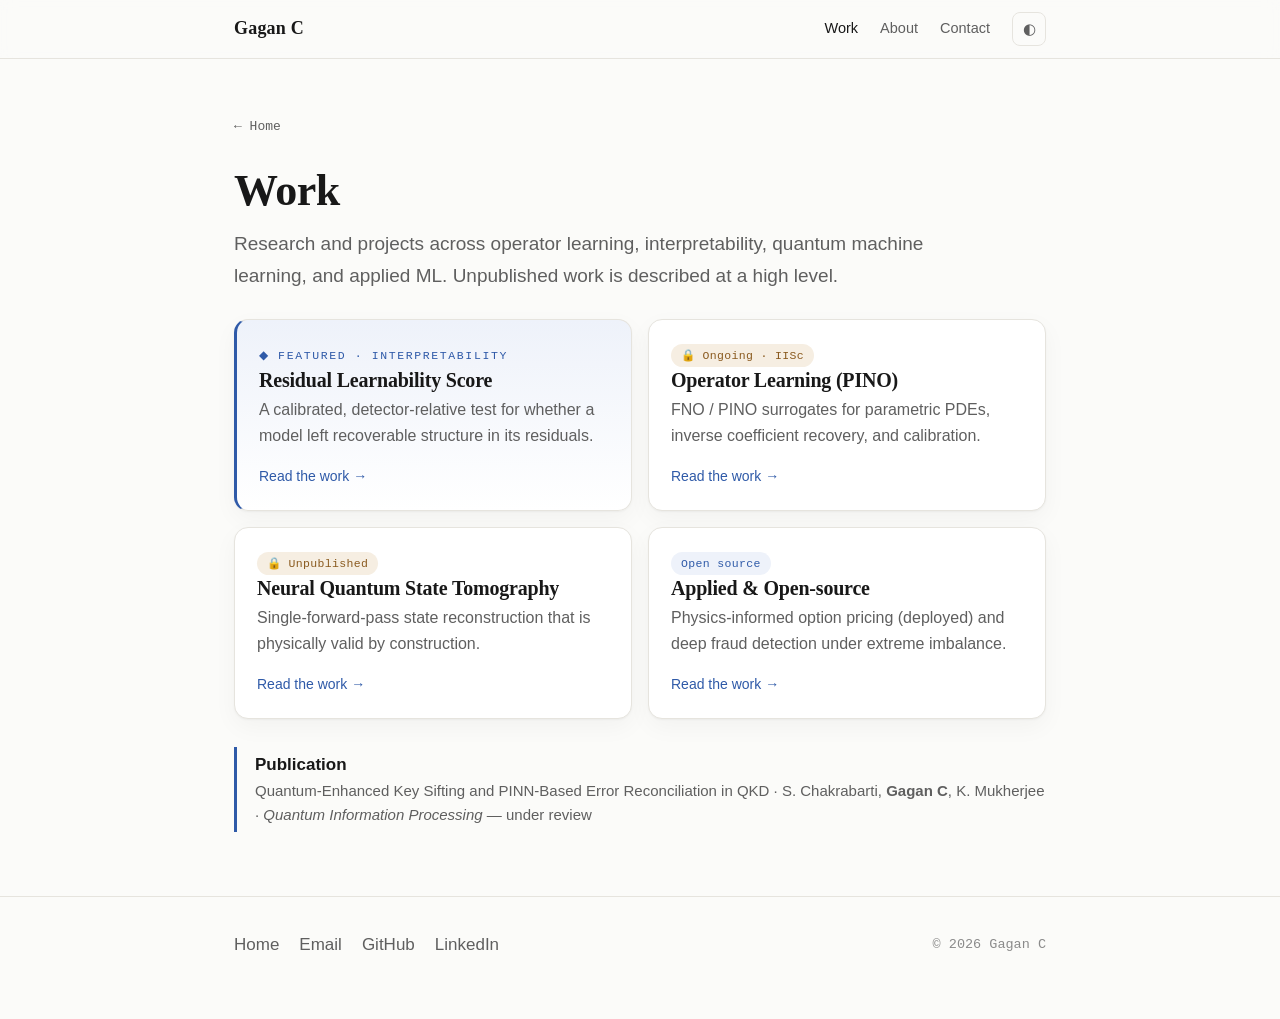
<file: work.html>
<!doctype html>
<html lang="en">
<head>
  <meta charset="utf-8" />
  <meta name="viewport" content="width=device-width, initial-scale=1" />
  <title>Work — Gagan C</title>
  <meta name="description" content="Research and projects — operator learning, interpretability, quantum machine learning, and applied ML." />
  <link rel="stylesheet" href="styles.css" />
</head>
<body>

  <nav>
    <div class="wrap">
      <a class="brand" href="index.html">Gagan&nbsp;C</a>
      <span class="links">
        <a href="work.html" class="active">Work</a>
        <a href="index.html#about">About</a>
        <a href="index.html#contact">Contact</a>
        <button class="theme-btn" id="themeToggle" aria-label="Toggle theme" title="Toggle light/dark">◐</button>
      </span>
    </div>
  </nav>

  <div class="page-head">
    <div class="wrap">
      <a class="backlink" href="index.html">← Home</a>
      <h1 class="reveal" data-d="1">Work</h1>
      <p class="sub reveal" data-d="2">
        Research and projects across operator learning, interpretability, quantum machine learning,
        and applied ML. Unpublished work is described at a high level.
      </p>
    </div>
  </div>

  <section style="padding-top:20px">
    <div class="wrap">
      <div class="hubgrid">

        <a class="summary feat reveal" href="rls.html" style="margin:0">
          <span class="badge eyebrow">◆ Featured · Interpretability</span>
          <h3>Residual Learnability Score</h3>
          <p class="oneline">A calibrated, detector-relative test for whether a model left recoverable structure in its residuals.</p>
          <span class="more">Read the work&nbsp;<span class="arrow">→</span></span>
        </a>

        <a class="summary reveal" href="pino.html" data-d="1" style="margin:0">
          <span class="badge">🔒 Ongoing · IISc</span>
          <h3>Operator Learning (PINO)</h3>
          <p class="oneline">FNO / PINO surrogates for parametric PDEs, inverse coefficient recovery, and calibration.</p>
          <span class="more">Read the work&nbsp;<span class="arrow">→</span></span>
        </a>

        <a class="summary reveal" href="qst.html" data-d="1" style="margin:0">
          <span class="badge">🔒 Unpublished</span>
          <h3>Neural Quantum State Tomography</h3>
          <p class="oneline">Single-forward-pass state reconstruction that is physically valid by construction.</p>
          <span class="more">Read the work&nbsp;<span class="arrow">→</span></span>
        </a>

        <a class="summary reveal" href="applied.html" data-d="2" style="margin:0">
          <span class="badge open">Open source</span>
          <h3>Applied &amp; Open-source</h3>
          <p class="oneline">Physics-informed option pricing (deployed) and deep fraud detection under extreme imbalance.</p>
          <span class="more">Read the work&nbsp;<span class="arrow">→</span></span>
        </a>

      </div>

      <div class="pub reveal" style="margin-top:28px">
        <div class="title">Publication</div>
        <div class="venue muted">
          Quantum-Enhanced Key Sifting and PINN-Based Error Reconciliation in QKD ·
          S. Chakrabarti, <b>Gagan C</b>, K. Mukherjee · <i>Quantum Information Processing</i> — under review
        </div>
      </div>
    </div>
  </section>

  <footer id="contact">
    <div class="wrap">
      <div class="row">
        <div class="foot-links">
          <a class="ul-anim" href="index.html">Home</a>
          <a class="ul-anim" href="mailto:gaganc3773@gmail.com">Email</a>
          <a class="ul-anim" href="https://github.com/gaganc3773" target="_blank" rel="noopener">GitHub</a>
          <a class="ul-anim" href="https://www.linkedin.com/in/gagan-c-3ab75124b" target="_blank" rel="noopener">LinkedIn</a>
        </div>
        <div class="copy">© <span id="yr"></span> Gagan C</div>
      </div>
    </div>
  </footer>

  <script src="app.js"></script>
</body>
</html>
</file>
<file: styles.css>
/* ==========================================================================
   Gagan C — personal site. Shared design system (no dependencies).
   Used by index.html and every work/deep-dive page.
   ========================================================================== */

/* ---------- Theme tokens ---------- */
:root{
  --bg:#fbfbf9; --surface:#ffffff; --text:#181818; --muted:#5f5f5f; --faint:#8a8a8a;
  --line:#e6e4de; --accent:#2f5aa8; --accent-soft:#eef2fa;
  --tag-bg:#f2f1ec; --tag-text:#454545; --lock-bg:#f6eee2; --lock-text:#8a5a1f;
  --shadow:0 1px 2px rgba(0,0,0,.04), 0 8px 24px rgba(0,0,0,.04);
  --shadow-lg:0 2px 6px rgba(0,0,0,.06), 0 18px 48px rgba(0,0,0,.10);
  --serif:"Charter","Georgia","Cambria","Times New Roman",serif;
  --sans:-apple-system,BlinkMacSystemFont,"Segoe UI",Roboto,Helvetica,Arial,sans-serif;
  --mono:"SFMono-Regular","Cascadia Code","Consolas","Liberation Mono",monospace;
  --maxw:860px;
}
:root[data-theme="dark"]{
  --bg:#0f1113; --surface:#16191c; --text:#e9e8e4; --muted:#a9a8a2; --faint:#787772;
  --line:#282c30; --accent:#7ea6e6; --accent-soft:#182130;
  --tag-bg:#20242a; --tag-text:#c4c3bd; --lock-bg:#2a2213; --lock-text:#d6b579;
  --shadow:0 1px 2px rgba(0,0,0,.3), 0 8px 24px rgba(0,0,0,.35);
  --shadow-lg:0 2px 6px rgba(0,0,0,.35), 0 18px 48px rgba(0,0,0,.5);
}
@media (prefers-color-scheme:dark){
  :root:not([data-theme="light"]){
    --bg:#0f1113;--surface:#16191c;--text:#e9e8e4;--muted:#a9a8a2;--faint:#787772;
    --line:#282c30;--accent:#7ea6e6;--accent-soft:#182130;--tag-bg:#20242a;--tag-text:#c4c3bd;
    --lock-bg:#2a2213;--lock-text:#d6b579;
    --shadow:0 1px 2px rgba(0,0,0,.3),0 8px 24px rgba(0,0,0,.35);
    --shadow-lg:0 2px 6px rgba(0,0,0,.35),0 18px 48px rgba(0,0,0,.5);
  }
}

/* ---------- Base ---------- */
*{box-sizing:border-box}
html{scroll-behavior:smooth}
body{margin:0;background:var(--bg);color:var(--text);font-family:var(--sans);
  font-size:17px;line-height:1.65;-webkit-font-smoothing:antialiased}
a{color:var(--accent);text-decoration:none}
a:hover{text-decoration:underline}
.wrap{max-width:var(--maxw);margin:0 auto;padding:0 24px}
h1,h2,h3,h4{font-family:var(--serif);font-weight:600;line-height:1.2;letter-spacing:-.01em}
h2{font-size:26px;margin:0 0 20px}
.muted{color:var(--muted)}

/* ---------- Motion: scroll-reveal + link underline ---------- */
.reveal{opacity:0;transform:translateY(18px);
  transition:opacity .6s cubic-bezier(.22,.61,.36,1),transform .6s cubic-bezier(.22,.61,.36,1)}
.reveal.in{opacity:1;transform:none}
.reveal[data-d="1"]{transition-delay:.06s}
.reveal[data-d="2"]{transition-delay:.12s}
.reveal[data-d="3"]{transition-delay:.18s}
.ul-anim{position:relative}
.ul-anim::after{content:"";position:absolute;left:0;bottom:-2px;width:100%;height:1px;
  background:currentColor;transform:scaleX(0);transform-origin:left;transition:transform .28s ease}
.ul-anim:hover{text-decoration:none}
.ul-anim:hover::after{transform:scaleX(1)}
@media (prefers-reduced-motion:reduce){
  html{scroll-behavior:auto}
  .reveal{opacity:1;transform:none;transition:none}
  .ul-anim::after{transition:none}
  .hero-motif{display:none}
  *{animation:none!important}
}

/* ---------- Nav ---------- */
nav{position:sticky;top:0;z-index:20;backdrop-filter:saturate(1.2) blur(8px);
  background:color-mix(in srgb,var(--bg) 82%,transparent);border-bottom:1px solid var(--line)}
nav .wrap{display:flex;align-items:center;justify-content:space-between;height:58px}
nav .brand{font-family:var(--serif);font-weight:600;font-size:18px;letter-spacing:.2px;color:var(--text)}
nav .brand:hover{text-decoration:none;color:var(--accent)}
nav .links{display:flex;gap:22px;align-items:center}
nav .links a{color:var(--muted);font-size:14.5px}
nav .links a:hover{color:var(--text);text-decoration:none}
nav .links a.active{color:var(--text)}
.theme-btn{background:none;border:1px solid var(--line);border-radius:8px;width:34px;height:34px;
  cursor:pointer;color:var(--muted);font-size:15px;display:inline-flex;align-items:center;justify-content:center;
  transition:transform .5s ease,color .2s,border-color .2s}
.theme-btn:hover{color:var(--text);border-color:var(--muted);transform:rotate(180deg)}

/* ---------- Section labels ---------- */
section{padding:60px 0 8px}
.seclabel{font-family:var(--mono);font-size:12px;letter-spacing:.14em;text-transform:uppercase;
  color:var(--faint);margin-bottom:16px;display:flex;align-items:center;gap:10px}
.seclabel::after{content:"";flex:1;height:1px;background:var(--line)}

/* ---------- Hero ---------- */
header.hero{position:relative;padding:88px 0 44px;overflow:hidden}
.hero-motif{position:absolute;inset:0;z-index:0;pointer-events:none;opacity:.5}
.hero .wrap{position:relative;z-index:1}
.hero h1{font-size:clamp(40px,7vw,62px);margin:0 0 6px}
.hero .role{font-size:19px;color:var(--muted);margin:0 0 22px}
.hero .lede{font-size:19.5px;max-width:64ch;margin:0 0 28px}
.hero .lede b{font-weight:600}
.cta{display:flex;flex-wrap:wrap;gap:12px}
.btn{display:inline-flex;align-items:center;gap:8px;padding:9px 16px;border-radius:10px;
  font-size:14.5px;font-weight:500;border:1px solid var(--line);background:var(--surface);color:var(--text);
  transition:border-color .15s,transform .08s,box-shadow .15s}
.btn:hover{text-decoration:none;border-color:var(--muted);transform:translateY(-1px);box-shadow:var(--shadow)}
.btn.primary{background:var(--accent);border-color:var(--accent);color:#fff}
.btn.primary:hover{filter:brightness(1.06)}

/* ---------- About ---------- */
.about p{font-size:18px;max-width:66ch}
.about p+p{margin-top:16px}

/* ---------- Home: condensed work summaries ---------- */
.summary{display:block;background:var(--surface);border:1px solid var(--line);border-radius:14px;
  padding:20px 22px;margin-bottom:14px;box-shadow:var(--shadow);color:inherit;
  transition:transform .18s ease,box-shadow .18s ease,border-color .18s ease}
a.summary:hover{text-decoration:none;transform:translateY(-2px);box-shadow:var(--shadow-lg);border-color:var(--accent)}
.summary .top{display:flex;align-items:flex-start;justify-content:space-between;gap:14px;flex-wrap:wrap}
.summary h3{font-size:20px;margin:0 0 5px}
.summary .oneline{color:var(--muted);font-size:16px;margin:0 0 12px;max-width:64ch}
.summary .foot{display:flex;align-items:center;justify-content:space-between;gap:12px;flex-wrap:wrap}
.summary .more{font-size:14px;color:var(--accent);font-weight:500;white-space:nowrap}
a.summary:hover .more .arrow{transform:translateX(4px)}
.more .arrow{display:inline-block;transition:transform .18s ease}
.summary.feat{border-left:3px solid var(--accent);
  background:linear-gradient(180deg,var(--accent-soft),var(--surface))}

/* ---------- Badges & tags ---------- */
.badge{font-family:var(--mono);font-size:11.5px;letter-spacing:.03em;padding:5px 10px;border-radius:999px;
  white-space:nowrap;background:var(--lock-bg);color:var(--lock-text)}
.badge.open{background:var(--accent-soft);color:var(--accent)}
.badge.eyebrow{background:transparent;color:var(--accent);padding:0;letter-spacing:.14em;text-transform:uppercase}
.tags{display:flex;flex-wrap:wrap;gap:7px}
.tag{font-family:var(--mono);font-size:12px;background:var(--tag-bg);color:var(--tag-text);padding:4px 9px;border-radius:6px}

/* ---------- Work hub ---------- */
.hubgrid{display:grid;grid-template-columns:1fr 1fr;gap:16px}
@media(max-width:640px){.hubgrid{grid-template-columns:1fr}}

/* ---------- Work deep-dive page ---------- */
.page-head{padding:52px 0 8px}
.backlink{font-family:var(--mono);font-size:13px;color:var(--muted);display:inline-block;margin-bottom:22px}
.backlink:hover{color:var(--text);text-decoration:none}
.page-head h1{font-size:clamp(30px,5vw,44px);margin:6px 0 10px}
.page-head .sub{font-size:19px;color:var(--muted);max-width:66ch;margin:0}
.page-meta{font-family:var(--mono);font-size:13px;color:var(--faint);margin:14px 0 0;
  display:flex;gap:14px;flex-wrap:wrap;align-items:center}

/* figure / diagram */
figure.diagram{margin:26px 0;background:var(--surface);border:1px solid var(--line);border-radius:14px;
  padding:22px;box-shadow:var(--shadow)}
figure.diagram svg{width:100%;height:auto;display:block}
figure.diagram figcaption{margin-top:14px;font-size:14px;color:var(--muted);text-align:center}

/* sub-tabs */
.tabs{display:flex;gap:4px;border-bottom:1px solid var(--line);margin:8px 0 22px;flex-wrap:wrap}
.tab-btn{appearance:none;background:none;border:0;border-bottom:2px solid transparent;
  padding:10px 14px;margin-bottom:-1px;font-family:var(--sans);font-size:15px;color:var(--muted);
  cursor:pointer;transition:color .15s,border-color .15s}
.tab-btn:hover{color:var(--text)}
.tab-btn.active{color:var(--accent);border-bottom-color:var(--accent)}
.tab-panel{display:none;animation:fade .35s ease}
.tab-panel.active{display:block}
@keyframes fade{from{opacity:0;transform:translateY(6px)}to{opacity:1;transform:none}}

/* prose */
.prose{max-width:70ch}
.prose p{font-size:17px;margin:14px 0}
.prose h3{font-size:20px;margin:26px 0 8px}
.prose ul{padding-left:20px;color:var(--text)}
.prose li{margin:7px 0}
.keypoints{display:grid;grid-template-columns:repeat(3,1fr);gap:12px;margin:20px 0}
@media(max-width:640px){.keypoints{grid-template-columns:1fr}}
.kp{background:var(--surface);border:1px solid var(--line);border-radius:10px;padding:14px}
.kp .n{font-family:var(--mono);font-size:11.5px;letter-spacing:.04em;color:var(--accent);margin-bottom:6px}
.kp .h{font-weight:600;font-size:15px;margin-bottom:4px}
.kp .d{font-size:13px;color:var(--muted);line-height:1.5}
.callout{background:var(--accent-soft);border:1px solid var(--line);border-radius:10px;padding:16px 18px;margin:20px 0}
.callout .h{font-weight:600;color:var(--accent);margin-bottom:6px;font-size:15px}
.callout p{font-size:15px;color:var(--text);margin:0}
.note{border-left:3px solid var(--lock-text);background:var(--lock-bg);border-radius:0 8px 8px 0;
  padding:12px 16px;font-size:14.5px;color:var(--lock-text);margin:20px 0}

/* ---------- Skills / pub / edu (home) ---------- */
.skills{display:grid;gap:2px}
.skillrow{display:grid;grid-template-columns:190px 1fr;gap:16px;padding:12px 0;border-top:1px solid var(--line)}
.skillrow:last-child{border-bottom:1px solid var(--line)}
.skillrow .k{font-weight:600;font-size:15px}
.skillrow .v{color:var(--muted);font-size:15.5px}
@media(max-width:640px){.skillrow{grid-template-columns:1fr;gap:2px}.skillrow .k{color:var(--accent)}}
.pub{border-left:3px solid var(--accent);padding:4px 0 4px 18px;margin:0}
.pub .title{font-weight:600}
.pub .venue{color:var(--muted);font-size:15px}
.edu-card{background:var(--surface);border:1px solid var(--line);border-radius:14px;padding:20px 22px;
  margin-bottom:14px;box-shadow:var(--shadow)}
.edu-card .top{display:flex;justify-content:space-between;gap:12px;flex-wrap:wrap}
.edu-card h3{font-size:19px;margin:0}
.edu-card .when{font-family:var(--mono);font-size:13px;color:var(--faint)}
.bullets{margin:10px 0 0;padding-left:18px;color:var(--muted);font-size:15.5px}
.bullets li{margin:4px 0}

/* ---------- Footer ---------- */
footer{margin-top:56px;border-top:1px solid var(--line);padding:34px 0 60px}
footer .row{display:flex;flex-wrap:wrap;gap:20px;align-items:center;justify-content:space-between}
footer a{color:var(--muted)}
footer a:hover{color:var(--text)}
.foot-links{display:flex;gap:20px;flex-wrap:wrap}
.copy{color:var(--faint);font-size:13.5px;font-family:var(--mono)}

/* ---------- Result figures (work deep-dive) ---------- */
.figset{display:grid;gap:18px;margin:24px 0 6px}
.figblock{background:var(--surface);border:1px solid var(--line);border-radius:14px;
  padding:18px;box-shadow:var(--shadow)}
.figblock .lbl{font-family:var(--mono);font-size:11.5px;letter-spacing:.11em;
  text-transform:uppercase;color:var(--accent);margin-bottom:12px}
.fig-plate{background:#fff;border:1px solid var(--line);border-radius:10px;
  padding:10px;overflow-x:auto}
.fig-plate img{display:block;width:100%;height:auto;min-width:520px}
.figblock figcaption{margin-top:13px;font-size:14px;color:var(--muted);line-height:1.55}
.figblock figcaption b{color:var(--text);font-weight:600}
</file>
